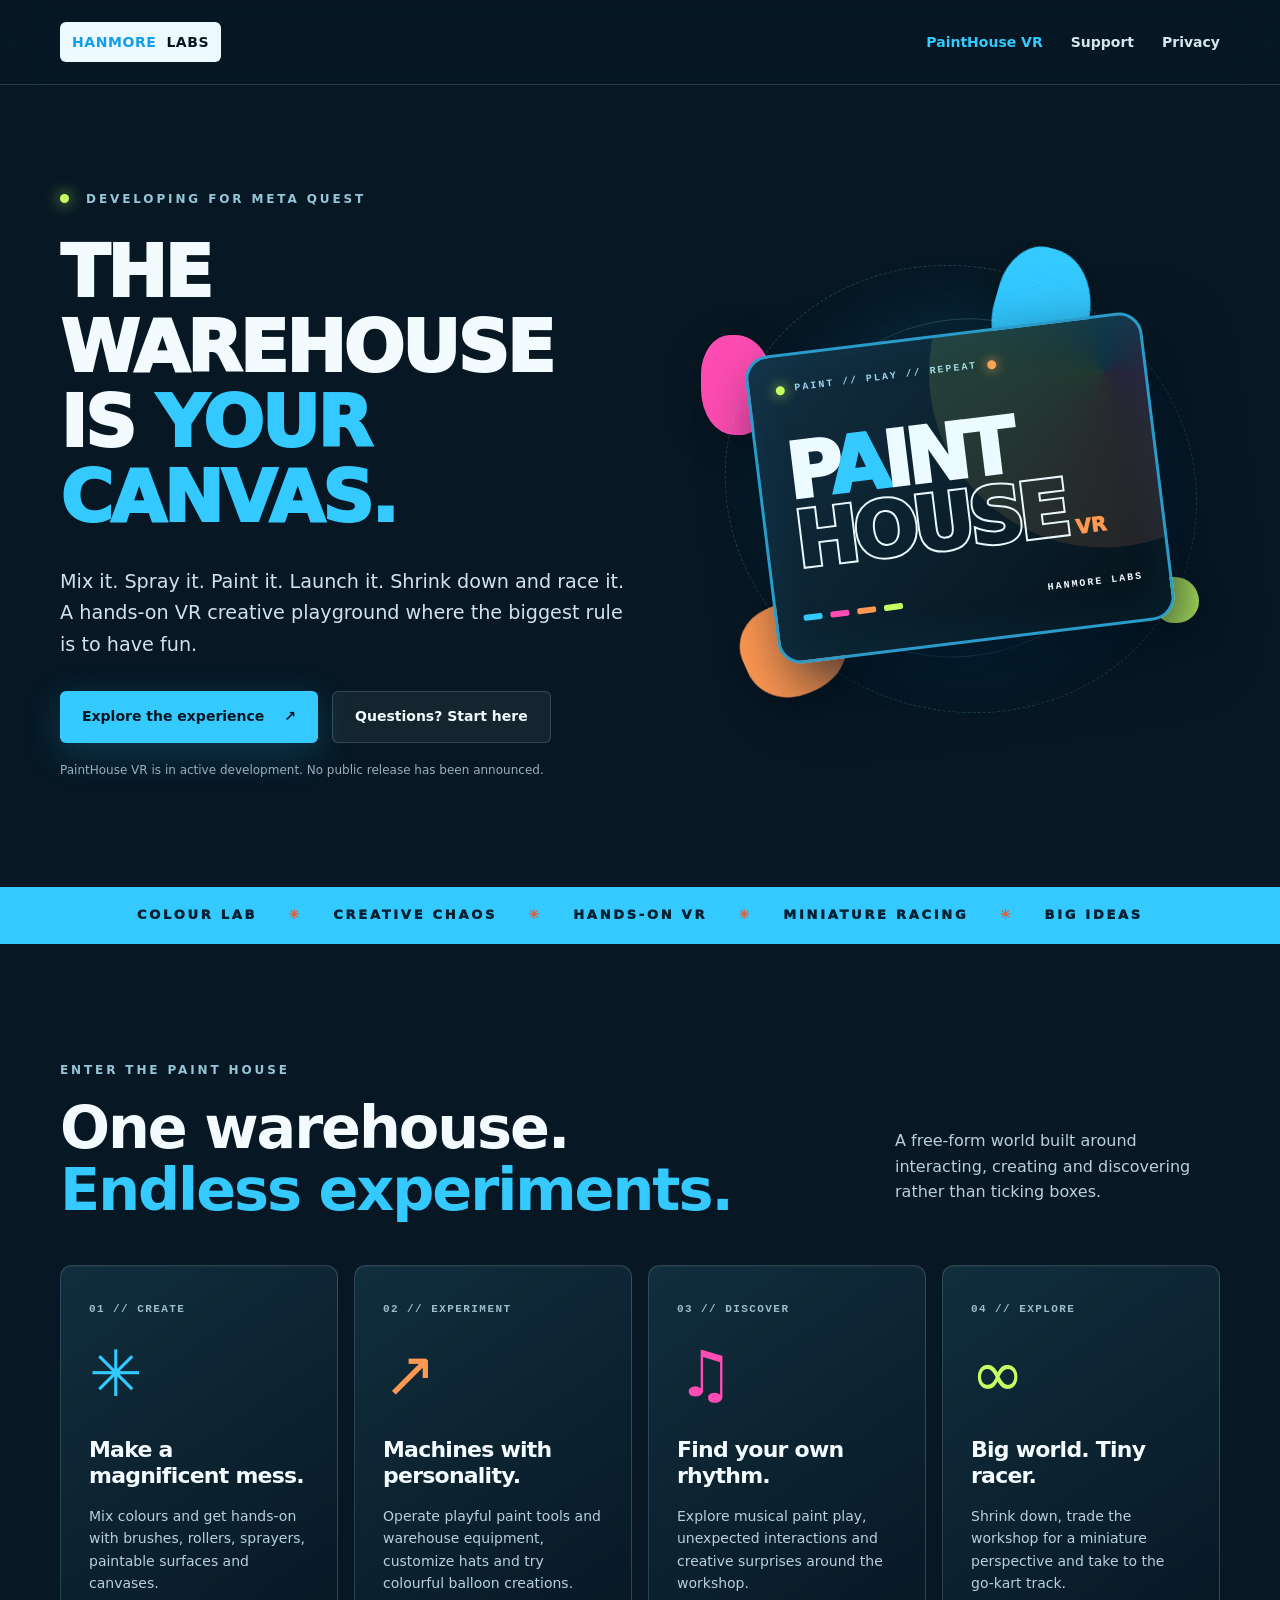
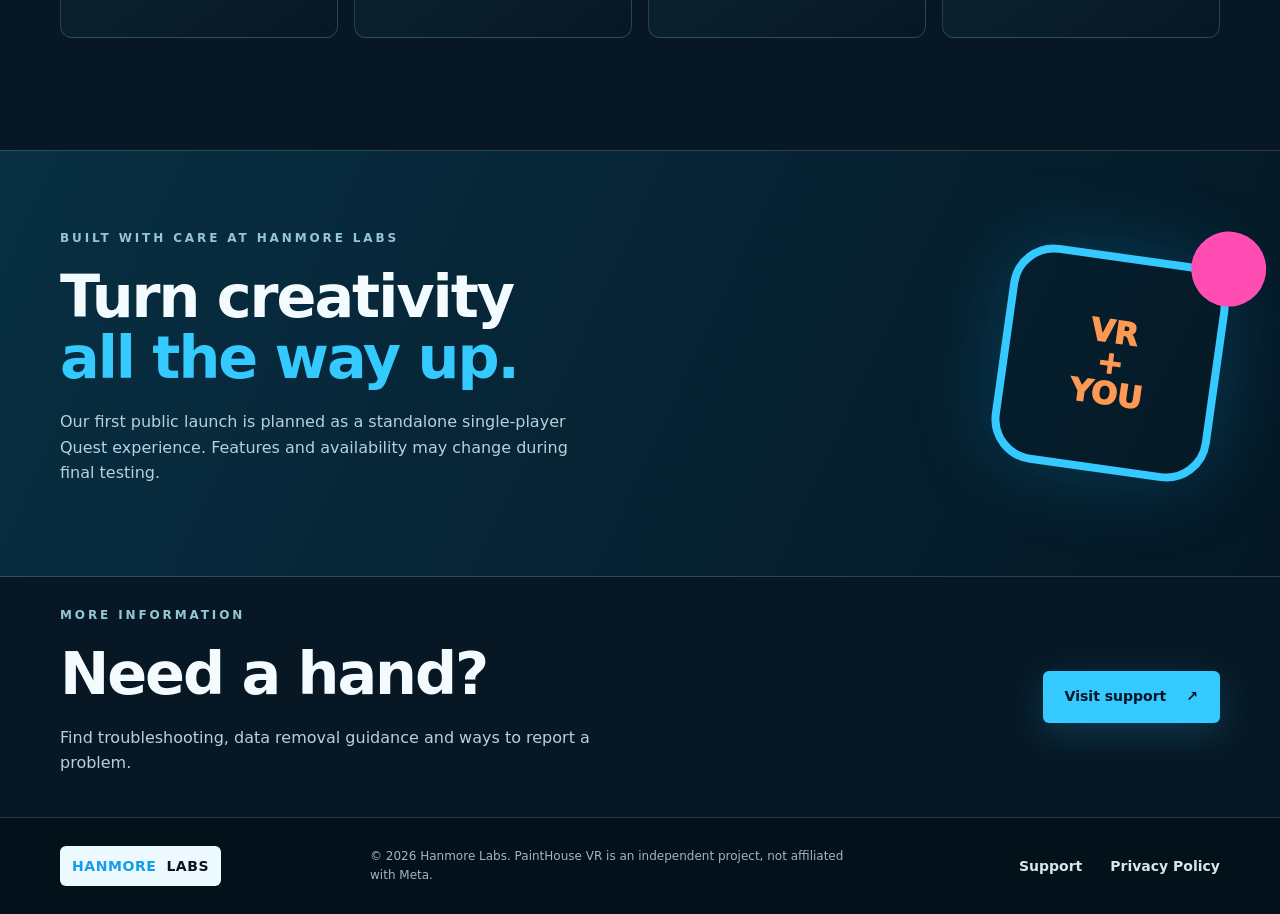
<file: index.html>
<!doctype html>
<html lang="en">
<head>
  <meta charset="utf-8">
  <meta name="viewport" content="width=device-width, initial-scale=1">
  <meta name="theme-color" content="#071824">
  <meta name="description" content="PaintHouse VR by Hanmore Labs is a hands-on paint warehouse sandbox for Meta Quest. Mix, spray, create, customize and discover.">
  <title>PaintHouse VR | Hanmore Labs</title>
  <link rel="stylesheet" href="./styles.css">
</head>
<body>
<a class="skip" href="#main">Skip to content</a>
<header class="site-header"><div class="wrap nav-row">
 <a class="brand" href="./index.html" aria-label="Hanmore Labs home"><span class="brand-blue">HANMORE</span><span class="brand-dark">LABS</span></a>
 <nav aria-label="Primary navigation"><a class="active" href="./index.html">PaintHouse VR</a><a href="./support.html">Support</a><a href="./privacy.html">Privacy</a></nav>
</div></header>
<main id="main">
<section class="hero wrap">
 <div class="hero-copy"><span class="eyebrow"><span class="live-dot"></span> DEVELOPING FOR META QUEST</span>
 <h1>THE WAREHOUSE<br>IS <em>YOUR CANVAS.</em></h1>
 <p class="lead">Mix it. Spray it. Paint it. Launch it. Shrink down and race it. A hands-on VR creative playground where the biggest rule is to have fun.</p>
 <div class="hero-actions"><a class="button primary" href="#experience">Explore the experience <span aria-hidden="true">↗</span></a><a class="button ghost" href="./support.html">Questions? Start here</a></div>
 <p class="micro">PaintHouse VR is in active development. No public release has been announced.</p>
 </div>
 <div class="hero-art" aria-hidden="true">
  <div class="art-orbit art-orbit-a"></div><div class="art-orbit art-orbit-b"></div>
  <div class="paint paint-blue"></div><div class="paint paint-orange"></div><div class="paint paint-pink"></div><div class="paint paint-lime"></div>
  <div class="graphic-panel"><div class="panel-top"><span class="panel-light"></span><span>PAINT // PLAY // REPEAT</span><span class="panel-light second"></span></div><div class="graphic-word">P<span class="stripe">A</span>INT<br><span class="outline">HOUSE</span><small>VR</small></div><div class="panel-bottom"><i></i><i></i><i></i><i></i><b>HANMORE LABS</b></div></div>
 </div>
</section>
<section class="ticker" aria-label="Game themes"><div>COLOUR LAB <span>✳</span> CREATIVE CHAOS <span>✳</span> HANDS-ON VR <span>✳</span> MINIATURE RACING <span>✳</span> BIG IDEAS</div></section>
<section class="features wrap" id="experience">
 <div class="section-heading"><div><span class="eyebrow">ENTER THE PAINT HOUSE</span><h2>One warehouse.<br><em>Endless experiments.</em></h2></div><p>A free-form world built around interacting, creating and discovering rather than ticking boxes.</p></div>
 <div class="card-grid">
  <article class="feature-card"><span class="card-index">01 // CREATE</span><div class="feature-icon icon-splat" aria-hidden="true">✳</div><h3>Make a magnificent mess.</h3><p>Mix colours and get hands-on with brushes, rollers, sprayers, paintable surfaces and canvases.</p></article>
  <article class="feature-card"><span class="card-index">02 // EXPERIMENT</span><div class="feature-icon icon-paint" aria-hidden="true">↗</div><h3>Machines with personality.</h3><p>Operate playful paint tools and warehouse equipment, customize hats and try colourful balloon creations.</p></article>
  <article class="feature-card"><span class="card-index">03 // DISCOVER</span><div class="feature-icon icon-music" aria-hidden="true">♫</div><h3>Find your own rhythm.</h3><p>Explore musical paint play, unexpected interactions and creative surprises around the workshop.</p></article>
  <article class="feature-card"><span class="card-index">04 // EXPLORE</span><div class="feature-icon icon-race" aria-hidden="true">∞</div><h3>Big world. Tiny racer.</h3><p>Shrink down, trade the workshop for a miniature perspective and take to the go-kart track.</p></article>
 </div>
</section>
<section class="banner"><div class="wrap banner-inner"><div><span class="eyebrow">BUILT WITH CARE AT HANMORE LABS</span><h2>Turn creativity<br><em>all the way up.</em></h2><p>Our first public launch is planned as a standalone single-player Quest experience. Features and availability may change during final testing.</p></div><div class="banner-symbol" aria-hidden="true"><div class="bubble-bubble"></div><span>VR<br>+<br>YOU</span></div></div></section>
<section class="footer-cta wrap"><div><span class="eyebrow">MORE INFORMATION</span><h2>Need a hand?</h2><p>Find troubleshooting, data removal guidance and ways to report a problem.</p></div><a class="button primary" href="./support.html">Visit support <span aria-hidden="true">↗</span></a></section>
</main>
<footer class="site-footer"><div class="wrap footer-row"><a class="brand" href="./index.html"><span class="brand-blue">HANMORE</span><span class="brand-dark">LABS</span></a><span>© 2026 Hanmore Labs. PaintHouse VR is an independent project, not affiliated with Meta.</span><div><a href="./support.html">Support</a><a href="./privacy.html">Privacy Policy</a></div></div></footer>
</body></html>
</file>
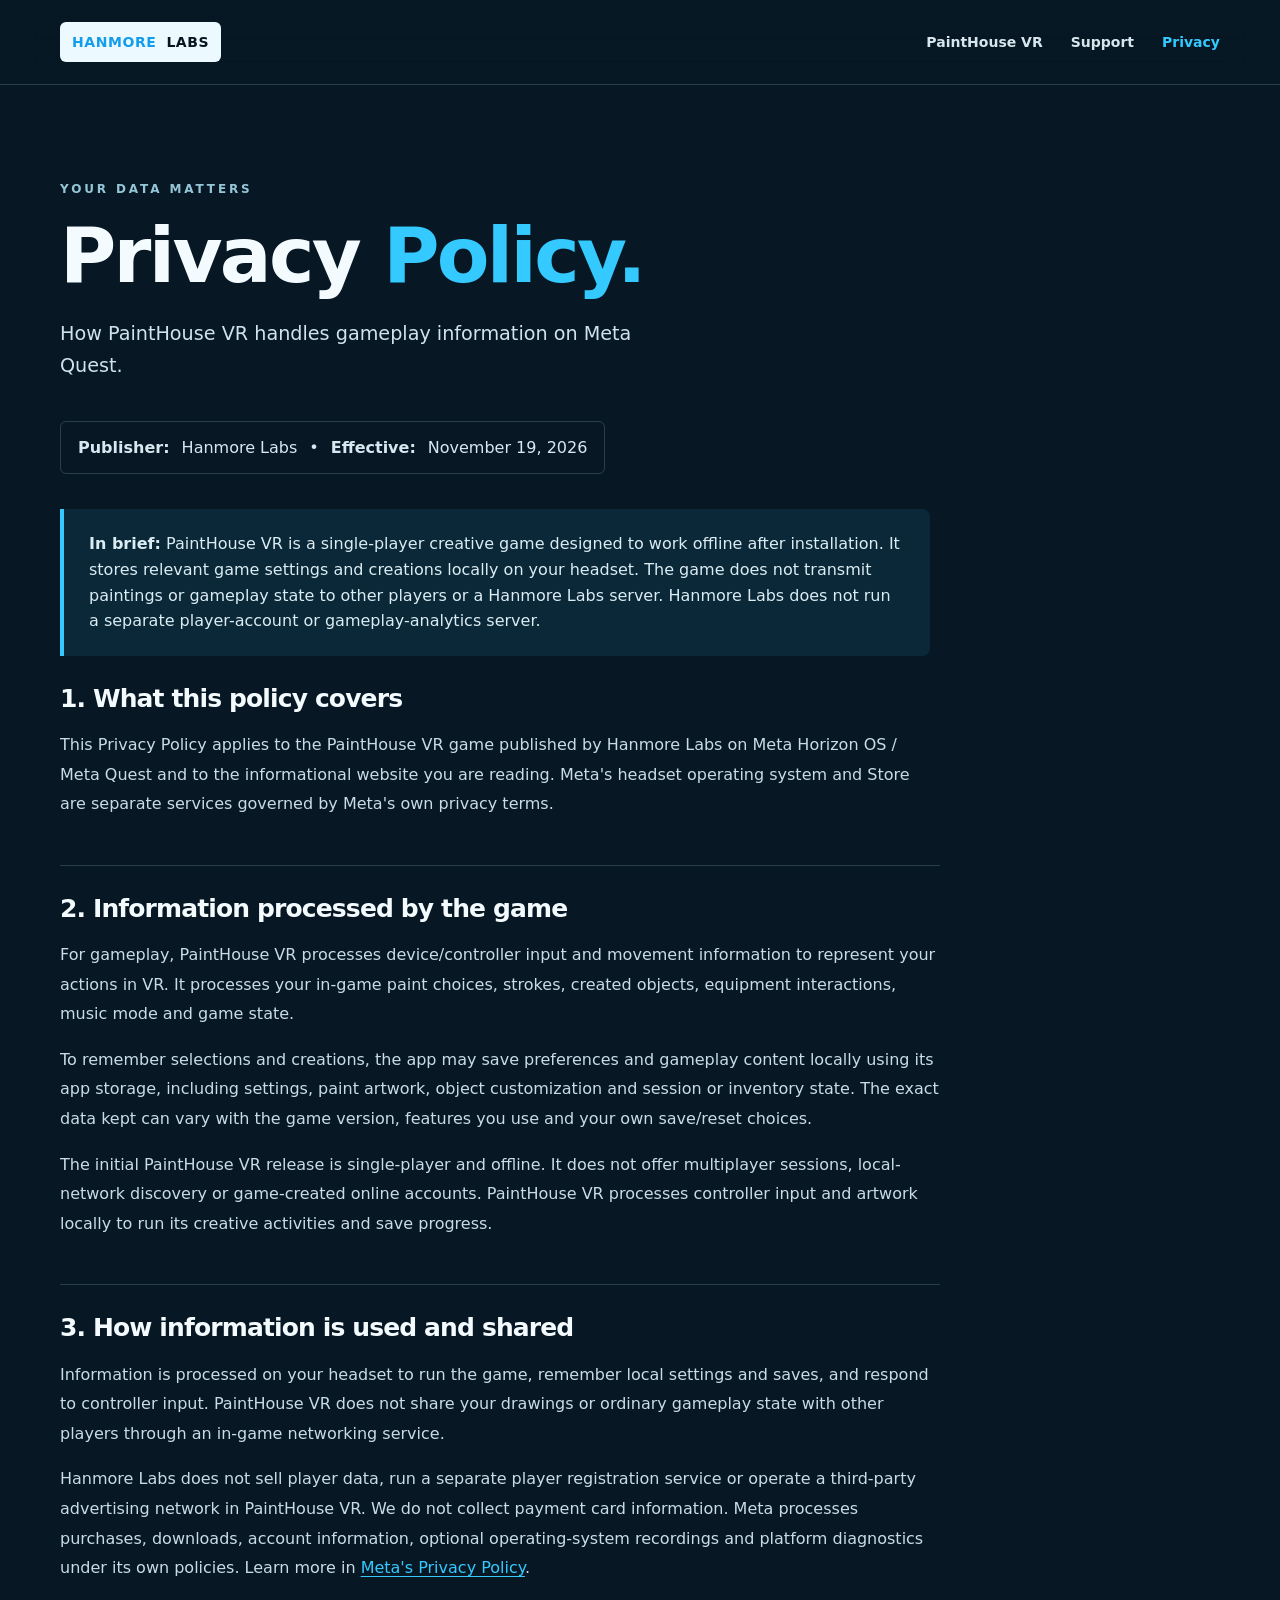
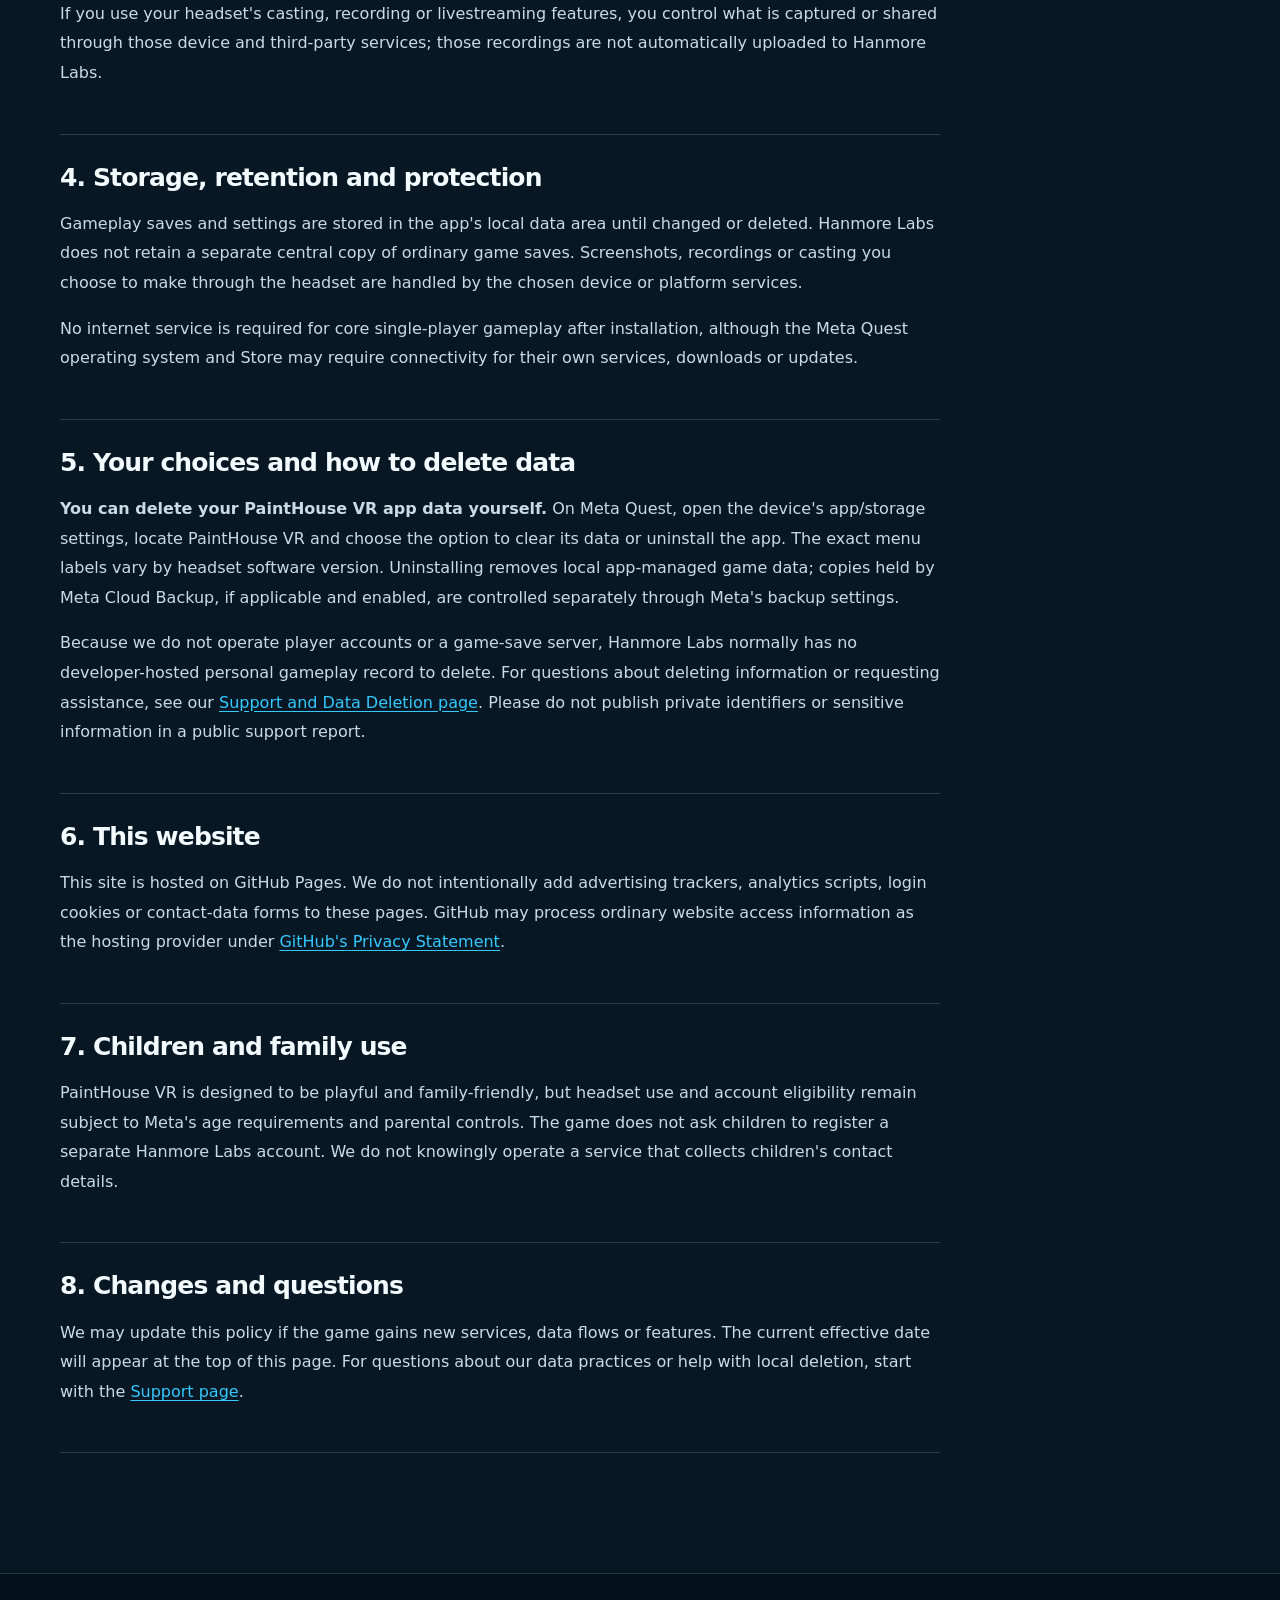
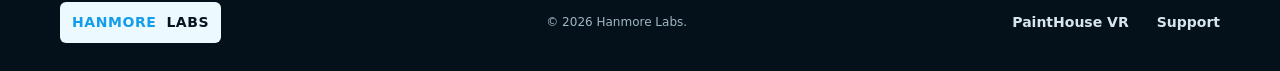
<file: privacy.html>
<!doctype html>
<html lang="en"><head><meta charset="utf-8"><meta name="viewport" content="width=device-width,initial-scale=1"><meta name="theme-color" content="#071824"><meta name="description" content="Privacy Policy for PaintHouse VR by Hanmore Labs."><title>Privacy Policy | Hanmore Labs PaintHouse VR</title><link rel="stylesheet" href="./styles.css"></head>
<body><a class="skip" href="#main">Skip to content</a><header class="site-header"><div class="wrap nav-row"><a class="brand" href="./index.html" aria-label="Hanmore Labs home"><span class="brand-blue">HANMORE</span><span class="brand-dark">LABS</span></a><nav aria-label="Primary navigation"><a href="./index.html">PaintHouse VR</a><a href="./support.html">Support</a><a class="active" href="./privacy.html">Privacy</a></nav></div></header>
<main class="wrap page" id="main"><span class="eyebrow">YOUR DATA MATTERS</span><h1>Privacy <em>Policy.</em></h1><p class="lead">How PaintHouse VR handles gameplay information on Meta Quest.</p><div class="policy-meta"><strong>Publisher:</strong> Hanmore Labs <span aria-hidden="true">•</span> <strong>Effective:</strong> November 19, 2026</div>
<section class="policy-note"><strong>In brief:</strong> PaintHouse VR is a single-player creative game designed to work offline after installation. It stores relevant game settings and creations locally on your headset. The game does not transmit paintings or gameplay state to other players or a Hanmore Labs server. Hanmore Labs does not run a separate player-account or gameplay-analytics server.</section>
<div class="policy-body">
<section><h2>1. What this policy covers</h2><p>This Privacy Policy applies to the PaintHouse VR game published by Hanmore Labs on Meta Horizon OS / Meta Quest and to the informational website you are reading. Meta's headset operating system and Store are separate services governed by Meta's own privacy terms.</p></section>
<section><h2>2. Information processed by the game</h2><p>For gameplay, PaintHouse VR processes device/controller input and movement information to represent your actions in VR. It processes your in-game paint choices, strokes, created objects, equipment interactions, music mode and game state.</p><p>To remember selections and creations, the app may save preferences and gameplay content locally using its app storage, including settings, paint artwork, object customization and session or inventory state. The exact data kept can vary with the game version, features you use and your own save/reset choices.</p><p>The initial PaintHouse VR release is single-player and offline. It does not offer multiplayer sessions, local-network discovery or game-created online accounts. PaintHouse VR processes controller input and artwork locally to run its creative activities and save progress.</p></section>
<section><h2>3. How information is used and shared</h2><p>Information is processed on your headset to run the game, remember local settings and saves, and respond to controller input. PaintHouse VR does not share your drawings or ordinary gameplay state with other players through an in-game networking service.</p><p>Hanmore Labs does not sell player data, run a separate player registration service or operate a third-party advertising network in PaintHouse VR. We do not collect payment card information. Meta processes purchases, downloads, account information, optional operating-system recordings and platform diagnostics under its own policies. Learn more in <a href="https://www.meta.com/legal/privacy-policy/">Meta's Privacy Policy</a>.</p><p>If you use your headset's casting, recording or livestreaming features, you control what is captured or shared through those device and third-party services; those recordings are not automatically uploaded to Hanmore Labs.</p></section>
<section><h2>4. Storage, retention and protection</h2><p>Gameplay saves and settings are stored in the app's local data area until changed or deleted. Hanmore Labs does not retain a separate central copy of ordinary game saves. Screenshots, recordings or casting you choose to make through the headset are handled by the chosen device or platform services.</p><p>No internet service is required for core single-player gameplay after installation, although the Meta Quest operating system and Store may require connectivity for their own services, downloads or updates.</p></section>
<section><h2>5. Your choices and how to delete data</h2><p><strong>You can delete your PaintHouse VR app data yourself.</strong> On Meta Quest, open the device's app/storage settings, locate PaintHouse VR and choose the option to clear its data or uninstall the app. The exact menu labels vary by headset software version. Uninstalling removes local app-managed game data; copies held by Meta Cloud Backup, if applicable and enabled, are controlled separately through Meta's backup settings.</p><p>Because we do not operate player accounts or a game-save server, Hanmore Labs normally has no developer-hosted personal gameplay record to delete. For questions about deleting information or requesting assistance, see our <a href="./support.html">Support and Data Deletion page</a>. Please do not publish private identifiers or sensitive information in a public support report.</p></section>
<section><h2>6. This website</h2><p>This site is hosted on GitHub Pages. We do not intentionally add advertising trackers, analytics scripts, login cookies or contact-data forms to these pages. GitHub may process ordinary website access information as the hosting provider under <a href="https://docs.github.com/en/site-policy/privacy-policies/github-general-privacy-statement">GitHub's Privacy Statement</a>.</p></section>
<section><h2>7. Children and family use</h2><p>PaintHouse VR is designed to be playful and family-friendly, but headset use and account eligibility remain subject to Meta's age requirements and parental controls. The game does not ask children to register a separate Hanmore Labs account. We do not knowingly operate a service that collects children's contact details.</p></section>
<section><h2>8. Changes and questions</h2><p>We may update this policy if the game gains new services, data flows or features. The current effective date will appear at the top of this page. For questions about our data practices or help with local deletion, start with the <a href="./support.html">Support page</a>.</p></section>
</div></main><footer class="site-footer"><div class="wrap footer-row"><a class="brand" href="./index.html"><span class="brand-blue">HANMORE</span><span class="brand-dark">LABS</span></a><span>© 2026 Hanmore Labs.</span><div><a href="./index.html">PaintHouse VR</a><a href="./support.html">Support</a></div></div></footer></body></html>
</file>
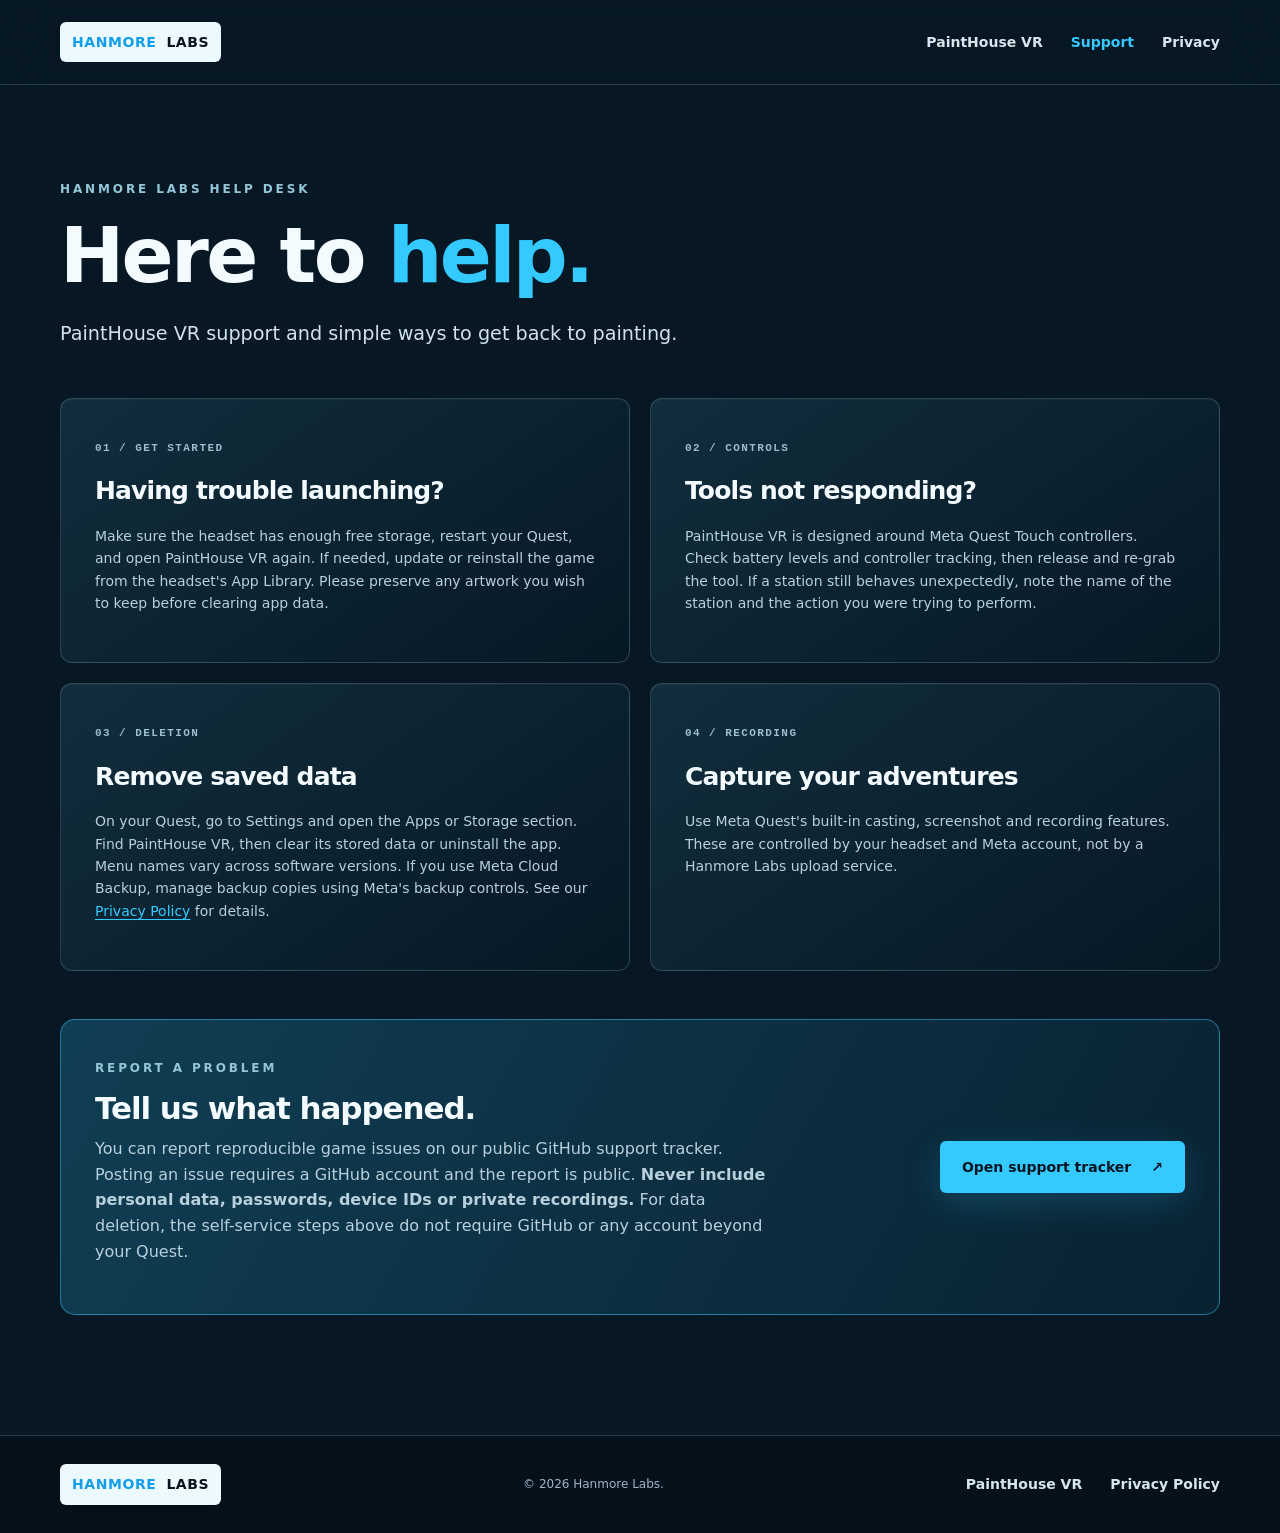
<file: support.html>
<!doctype html>
<html lang="en"><head><meta charset="utf-8"><meta name="viewport" content="width=device-width,initial-scale=1"><meta name="theme-color" content="#071824"><meta name="description" content="PaintHouse VR support, troubleshooting and data-deletion instructions."><title>Support &amp; Data Deletion | Hanmore Labs PaintHouse VR</title><link rel="stylesheet" href="./styles.css"></head>
<body><a class="skip" href="#main">Skip to content</a><header class="site-header"><div class="wrap nav-row"><a class="brand" href="./index.html" aria-label="Hanmore Labs home"><span class="brand-blue">HANMORE</span><span class="brand-dark">LABS</span></a><nav aria-label="Primary navigation"><a href="./index.html">PaintHouse VR</a><a class="active" href="./support.html">Support</a><a href="./privacy.html">Privacy</a></nav></div></header>
<main class="wrap page" id="main"><span class="eyebrow">HANMORE LABS HELP DESK</span><h1>Here to <em>help.</em></h1><p class="lead">PaintHouse VR support and simple ways to get back to painting.</p>
<div class="support-grid">
<section class="support-card"><span class="card-index">01 / GET STARTED</span><h2>Having trouble launching?</h2><p>Make sure the headset has enough free storage, restart your Quest, and open PaintHouse VR again. If needed, update or reinstall the game from the headset's App Library. Please preserve any artwork you wish to keep before clearing app data.</p></section>
<section class="support-card"><span class="card-index">02 / CONTROLS</span><h2>Tools not responding?</h2><p>PaintHouse VR is designed around Meta Quest Touch controllers. Check battery levels and controller tracking, then release and re-grab the tool. If a station still behaves unexpectedly, note the name of the station and the action you were trying to perform.</p></section>
<section class="support-card"><span class="card-index">03 / DELETION</span><h2>Remove saved data</h2><p>On your Quest, go to Settings and open the Apps or Storage section. Find PaintHouse VR, then clear its stored data or uninstall the app. Menu names vary across software versions. If you use Meta Cloud Backup, manage backup copies using Meta's backup controls. See our <a href="./privacy.html">Privacy Policy</a> for details.</p></section>
<section class="support-card"><span class="card-index">04 / RECORDING</span><h2>Capture your adventures</h2><p>Use Meta Quest's built-in casting, screenshot and recording features. These are controlled by your headset and Meta account, not by a Hanmore Labs upload service.</p></section>
</div>
<section class="help-banner"><div><span class="eyebrow">REPORT A PROBLEM</span><h2>Tell us what happened.</h2><p>You can report reproducible game issues on our public GitHub support tracker. Posting an issue requires a GitHub account and the report is public. <strong>Never include personal data, passwords, device IDs or private recordings.</strong> For data deletion, the self-service steps above do not require GitHub or any account beyond your Quest.</p></div><a class="button primary" href="https://github.com/seanhanmore80-debug/hanmore-labs-painthouse-site/issues/new/choose" rel="noopener noreferrer">Open support tracker <span aria-hidden="true">↗</span></a></section>
</main><footer class="site-footer"><div class="wrap footer-row"><a class="brand" href="./index.html"><span class="brand-blue">HANMORE</span><span class="brand-dark">LABS</span></a><span>© 2026 Hanmore Labs.</span><div><a href="./index.html">PaintHouse VR</a><a href="./privacy.html">Privacy Policy</a></div></div></footer></body></html>
</file>
<file: styles.css>
:root{--bg:#071824;--bg2:#0b2737;--text:#f4fbff;--muted:#b8d0dc;--blue:#34c9ff;--orange:#ff9852;--pink:#ff4db3;--lime:#c5ff64;--line:rgba(198,236,248,.18)}*{box-sizing:border-box}html{scroll-behavior:smooth}body{margin:0;color:var(--text);background:var(--bg);font:16px/1.6 system-ui,-apple-system,BlinkMacSystemFont,"Segoe UI",sans-serif;-webkit-font-smoothing:antialiased}a{color:inherit}button,a{touch-action:manipulation}h1,h2,h3,p{margin-top:0}h1,h2,h3{letter-spacing:-.035em;line-height:1.05}em{color:var(--blue);font-style:normal}.wrap{width:min(1160px,calc(100% - 48px));margin-inline:auto}.skip{position:absolute;top:-100px;left:16px;background:var(--blue);color:#00111f;padding:10px;z-index:99}.skip:focus{top:10px}.site-header{position:sticky;top:0;z-index:10;background:rgba(7,24,36,.88);backdrop-filter:blur(20px);border-bottom:1px solid var(--line)}.nav-row{display:flex;align-items:center;justify-content:space-between;min-height:84px;gap:20px}.brand{display:inline-flex;align-items:center;gap:0;text-decoration:none;font-size:14px;font-weight:900;letter-spacing:.04em;border-radius:6px;overflow:hidden;white-space:nowrap}.brand-blue{padding:9px 5px 9px 12px;background:#ecfaff;color:#139dea}.brand-dark{padding:9px 12px 9px 5px;background:#ecfaff;color:#0a1420}.site-header nav,.footer-row>div{display:flex;gap:28px;align-items:center}.site-header nav a,.footer-row a{text-decoration:none;font-weight:650;font-size:14px;color:#d7e5ed;transition:color .2s}.site-header nav a:hover,.site-header nav a.active,.footer-row a:hover{color:var(--blue)}a:focus-visible{outline:3px solid var(--orange);outline-offset:4px}.hero{min-height:640px;display:grid;grid-template-columns:1.1fr 1fr;align-items:center;gap:6%;padding-block:100px 95px}.eyebrow{font-size:12px;letter-spacing:.24em;font-weight:800;color:#95c6d8}.live-dot{display:inline-block;height:9px;width:9px;border-radius:99px;background:var(--lime);box-shadow:0 0 15px var(--lime);margin-right:10px}.hero h1{font-weight:950;font-stretch:condensed;font-size:clamp(3.2rem,5.6vw,6.3rem);margin:24px 0 30px;max-width:700px}.lead{font-size:clamp(1.08rem,1.5vw,1.28rem);line-height:1.65;color:#d0e3ed;max-width:620px}.hero-actions{display:flex;flex-wrap:wrap;gap:14px;margin:30px 0 18px}.button{display:inline-flex;align-items:center;justify-content:center;gap:20px;min-height:52px;padding:12px 22px;font-weight:800;text-decoration:none;border-radius:6px;font-size:14px;transition:transform .18s,filter .18s}.button:hover{transform:translateY(-3px);filter:brightness(1.1)}.button.primary{background:var(--blue);color:#051522;box-shadow:0 10px 36px rgba(42,190,254,.2)}.button.ghost{background:rgba(235,250,255,.06);border:1px solid var(--line)}.micro{color:#9ab0ba;font-size:12px;max-width:530px}.hero-art{min-height:480px;position:relative;display:grid;place-items:center;isolation:isolate}.hero-art::before{content:"";position:absolute;inset:6%;border-radius:50%;background:radial-gradient(circle,rgba(13,177,248,.3),transparent 70%);filter:blur(16px)}.art-orbit{position:absolute;inset:15%;border:1px solid rgba(157,239,255,.18);border-radius:50%;transform:rotate(-19deg)}.art-orbit-b{inset:4%;border-style:dashed;transform:rotate(24deg)}.graphic-panel{position:relative;background:linear-gradient(135deg,#122f41 0%,#06151e 90%);border:3px solid #2b9bc9;border-radius:24px;box-shadow:14px 28px 64px #001020bb,inset 0 0 48px rgba(29,162,228,.09);width:min(400px,96%);min-height:310px;transform:rotate(-7deg);padding:26px;overflow:hidden}.graphic-panel::before{content:"";position:absolute;width:350px;height:350px;border-radius:50%;background:conic-gradient(from 10deg,var(--blue),var(--pink),var(--orange),var(--lime),var(--blue));opacity:.12;right:-135px;top:-120px}.panel-top,.panel-bottom{display:flex;align-items:center;gap:10px;font:700 10px/1.4 monospace;letter-spacing:.2em;color:#9bd5ef}.panel-light{height:9px;width:9px;background:var(--lime);border-radius:50%;box-shadow:0 0 14px var(--lime)}.panel-light.second{background:var(--orange);box-shadow:0 0 12px var(--orange)}.graphic-word{position:relative;margin:42px 0 35px;font-size:clamp(3.2rem,6vw,5.4rem);font-weight:1000;line-height:.9;letter-spacing:-.075em;color:#ebfbff}.graphic-word .stripe{color:var(--blue)}.graphic-word .outline{-webkit-text-stroke:2px #e9f8fc;color:transparent}.graphic-word small{font-size:.26em;letter-spacing:0;color:var(--orange);margin-left:10px}.panel-bottom{gap:8px}.panel-bottom i{display:block;width:19px;height:6px;border-radius:2px;background:var(--blue)}.panel-bottom i:nth-child(2){background:var(--pink)}.panel-bottom i:nth-child(3){background:var(--orange)}.panel-bottom i:nth-child(4){background:var(--lime)}.panel-bottom b{margin-left:auto;color:#f5faff}.paint{position:absolute;z-index:-1;border-radius:45% 60% 54% 52%;filter:drop-shadow(0 8px 16px rgba(0,0,0,.3))}.paint-blue{width:96px;height:125px;background:var(--blue);top:0;right:25%;transform:rotate(16deg)}.paint-orange{width:105px;height:94px;background:var(--orange);bottom:7%;left:8%;transform:rotate(-24deg)}.paint-pink{width:73px;height:100px;background:var(--pink);top:18%;left:0}.paint-lime{width:46px;height:46px;background:var(--lime);right:4%;bottom:22%}.ticker{background:var(--blue);color:#022032;overflow:hidden;white-space:nowrap;text-align:center;padding:18px 0;font-size:13px;letter-spacing:.21em;font-weight:950}.ticker span{padding-inline:24px;color:#e35e38}.features{padding-block:112px}.section-heading{display:flex;align-items:end;justify-content:space-between;gap:40px;margin-bottom:44px}.section-heading h2,.banner h2,.footer-cta h2{font-size:clamp(2.5rem,4.6vw,4.8rem);margin:16px 0 0}.section-heading>p{max-width:325px;color:var(--muted)}.card-grid{display:grid;grid-template-columns:repeat(4,1fr);gap:16px}.feature-card,.support-card{border:1px solid var(--line);background:linear-gradient(145deg,rgba(26,63,81,.57),rgba(7,24,36,.9));padding:28px;border-radius:12px;box-shadow:inset 0 1px rgba(255,255,255,.04)}.card-index{font:800 11px monospace;letter-spacing:.13em;color:#9bbdcc}.feature-icon{font-size:64px;height:110px;line-height:1.2;display:flex;align-items:center;color:var(--blue)}.icon-paint{color:var(--orange)}.icon-music{color:var(--pink)}.icon-race{color:var(--lime)}.feature-card h3{font-size:22px;line-height:1.17;margin:8px 0 16px}.feature-card p,.support-card p{color:var(--muted);font-size:14px}.banner{background:linear-gradient(115deg,rgba(8,48,68,.96),rgba(5,24,36,.95));border-block:1px solid var(--line);overflow:hidden}.banner-inner{min-height:425px;display:flex;align-items:center;justify-content:space-between;gap:30px}.banner-inner p{max-width:540px;color:var(--muted);font-size:16px;margin-top:20px}.banner-symbol{width:220px;height:220px;position:relative;display:grid;place-items:center;transform:rotate(8deg);border:8px solid var(--blue);border-radius:44px;box-shadow:0 0 80px #0b90ca45}.banner-symbol span{text-align:center;font-size:31px;font-weight:1000;line-height:1;color:var(--orange)}.bubble-bubble{position:absolute;width:75px;height:75px;background:var(--pink);border-radius:50%;top:-45px;right:-40px;z-index:-1}.footer-cta{min-height:240px;display:flex;align-items:center;justify-content:space-between;gap:20px}.footer-cta p{max-width:530px;color:var(--muted);margin-top:20px}.site-footer{border-top:1px solid var(--line);background:#04111a;padding:28px 0}.footer-row{display:flex;gap:25px;align-items:center;justify-content:space-between}.footer-row>span{font-size:12px;color:#a0b6c3;max-width:500px}.page{padding-block:90px 120px}.page>h1{font-size:clamp(3rem,6vw,6.5rem);margin:15px 0 22px}.policy-meta{color:#d8e8f0;border:1px solid var(--line);display:inline-flex;gap:12px;flex-wrap:wrap;border-radius:6px;padding:13px 17px;margin:20px 0 35px}.policy-note{background:rgba(52,201,255,.09);border-left:4px solid var(--blue);padding:22px 25px;max-width:870px;color:#dbecf3;border-radius:0 8px 8px 0}.policy-body{max-width:880px}.policy-body section{padding:30px 0;border-bottom:1px solid var(--line)}.policy-body h2{font-size:25px;margin:0 0 18px}.policy-body p{color:#c9dce6;line-height:1.85}.policy-body a,.support-card a{color:var(--blue);text-underline-offset:3px}.support-grid{display:grid;grid-template-columns:repeat(2,1fr);gap:20px;margin:48px 0}.support-card{padding:34px}.support-card h2{font-size:25px;margin:20px 0}.help-banner{border-radius:15px;border:1px solid rgba(52,201,255,.5);background:linear-gradient(120deg,#103e54,#092231);padding:34px;display:flex;justify-content:space-between;align-items:center;gap:25px}.help-banner h2{font-size:31px;margin:12px 0}.help-banner p{color:var(--muted);max-width:680px}.help-banner a{flex-shrink:0}@media(max-width:980px){.hero{grid-template-columns:1fr;gap:40px;padding-top:74px}.hero-art{min-height:375px}.card-grid{grid-template-columns:repeat(2,1fr)}.section-heading{align-items:start;flex-direction:column;gap:10px}}@media(max-width:660px){.wrap{width:min(100% - 28px,1160px)}.nav-row{min-height:72px;flex-wrap:wrap;padding-block:14px}.site-header nav{gap:16px}.site-header nav a{font-size:12px}.brand{font-size:11px}.hero{padding-block:60px}.graphic-panel{transform:rotate(-4deg);min-height:260px}.graphic-word{font-size:3.7rem}.features{padding-block:70px}.card-grid,.support-grid{grid-template-columns:1fr}.section-heading h2,.banner h2{font-size:2.8rem}.banner-inner{flex-direction:column;padding-block:70px;align-items:start}.banner-symbol{width:150px;height:150px}.footer-cta,.footer-row,.help-banner{flex-direction:column;align-items:start}.footer-cta{padding-block:55px}.footer-row{gap:18px}.site-header nav{width:100%;justify-content:space-between}.policy-meta{display:flex}.page{padding-block:60px}}@media(prefers-reduced-motion:reduce){html{scroll-behavior:auto}*,*:before,*:after{transition:none!important;animation:none!important}}/* Prevent large decorative artwork and intrinsic grid minimums from producing horizontal scrolling. */
html,body{max-width:100%;overflow-x:clip}
.hero{grid-template-columns:minmax(0,1.1fr) minmax(0,1fr)}
.hero-copy,.hero-art{min-width:0}
@media(max-width:1100px){.hero{grid-template-columns:minmax(0,1fr)}.hero-art{min-height:390px}}
</file>
